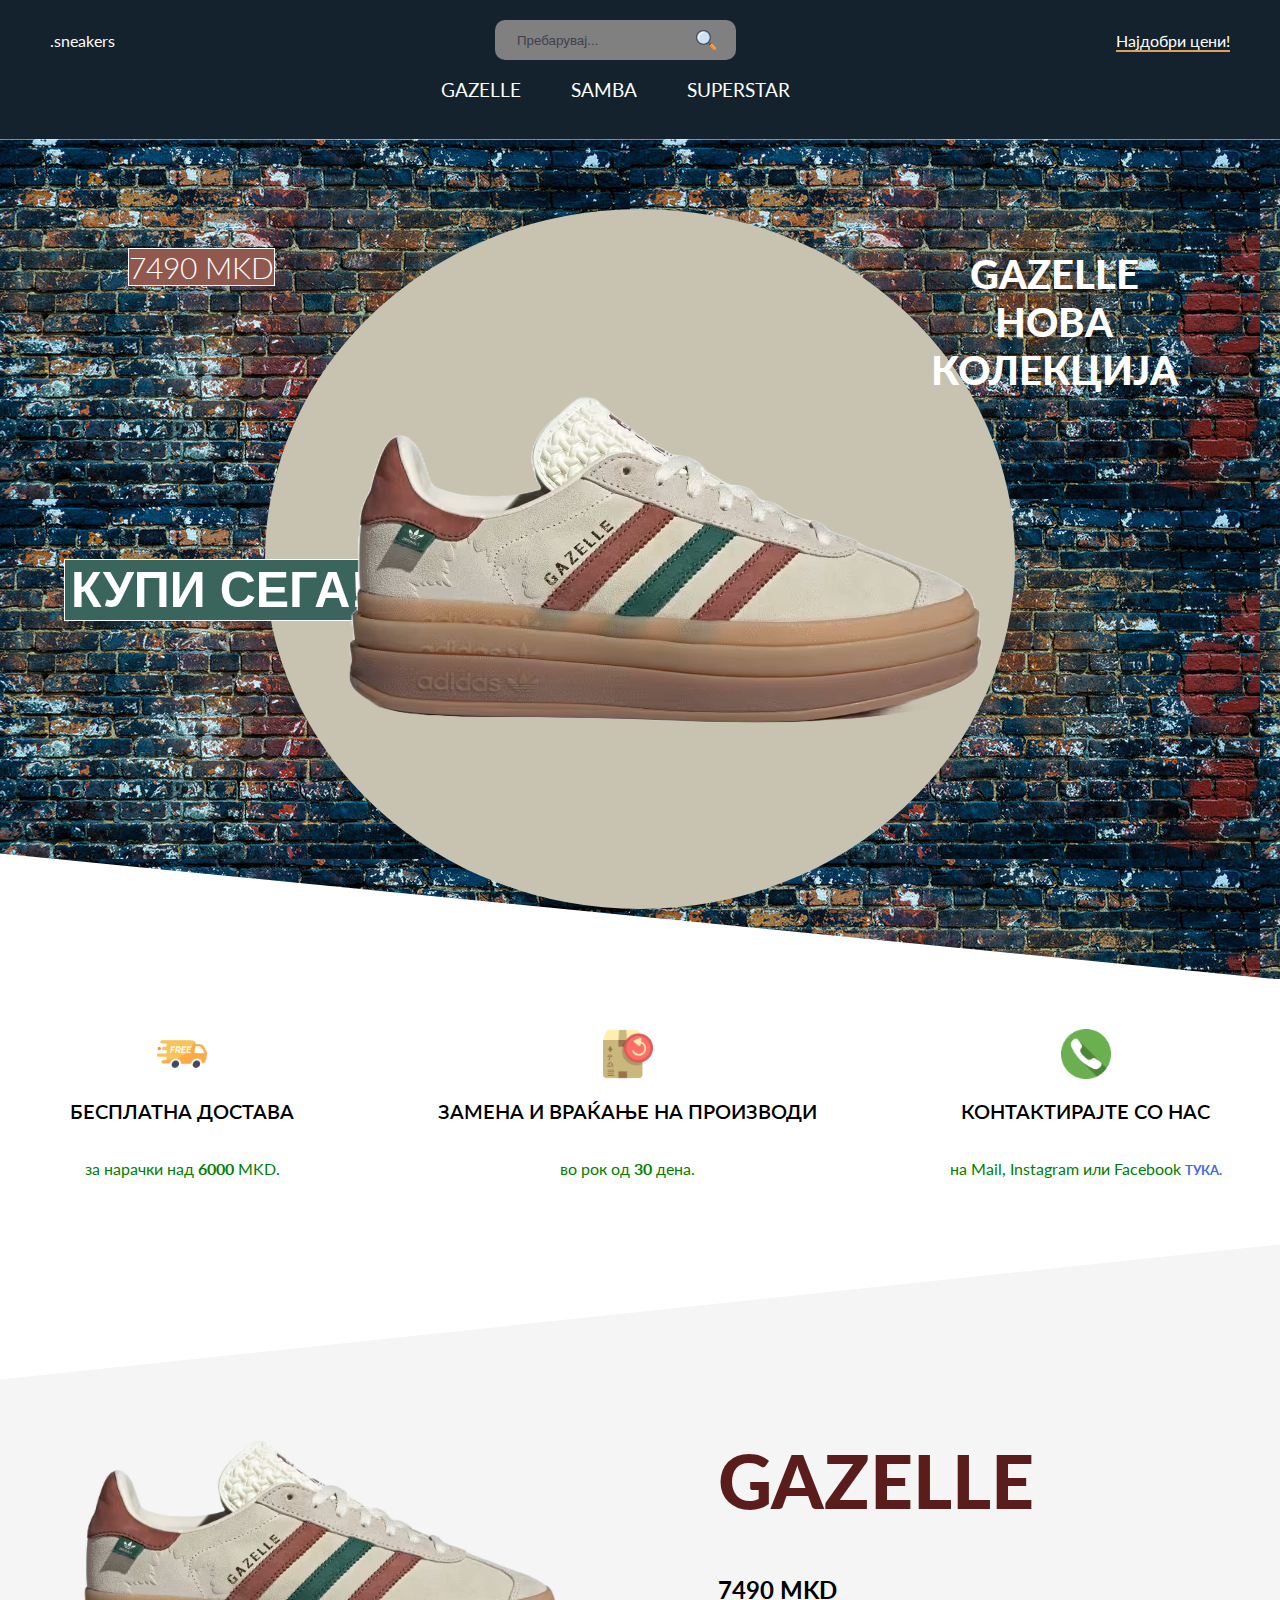
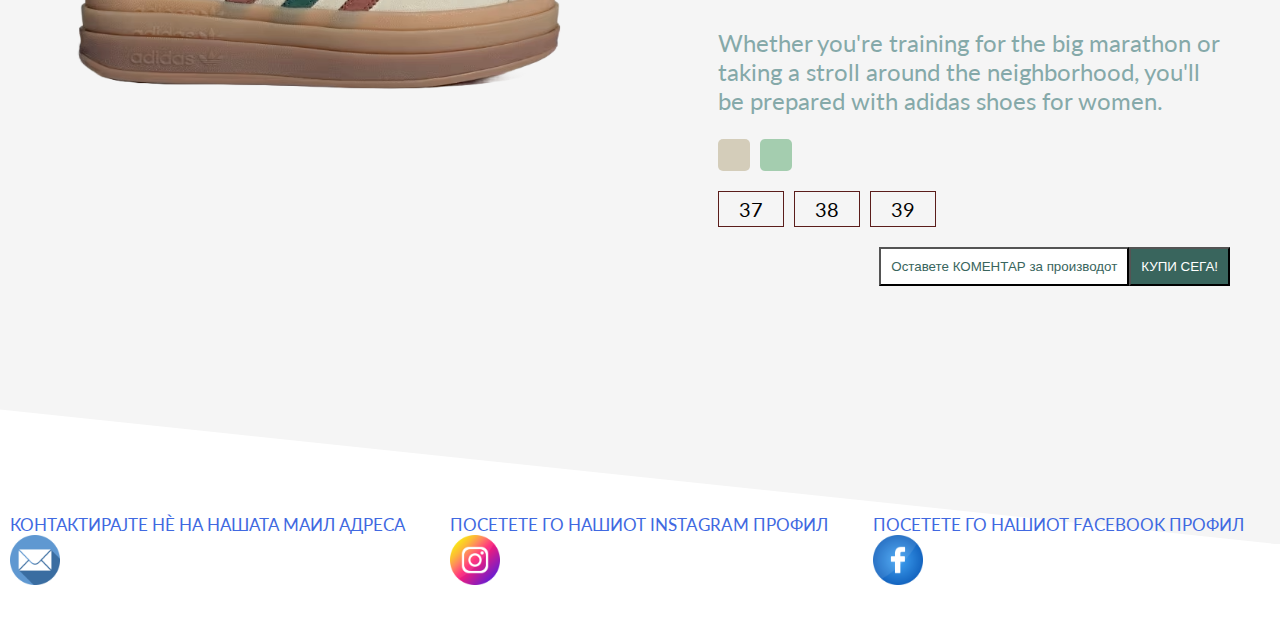
<file: My first website/index.html>
<!DOCTYPE html>
<html lang="en">
<head>
    <meta charset="UTF-8">
    <meta name="viewport" content="width=device-width, initial-scale=1.0">
    <link href="https://fonts.googleapis.com/css2?family=Lato:ital,wght@0,100;0,300;0,400;0,700;0,900;1,100;1,300;1,400;1,700;1,900&display=swap" rel="stylesheet">
    <link rel="stylesheet" href="./style.css">
    <title>Adidas Store</title>
</head>
<body>

    <!--header-->
    <nav>
        <div class="navTop">
            <div class="navItem">.sneakers <!--LOGO OVDE TREBA-->
            </div>

            <div class="navItem">
                <div class="search">
                    <input type="text" placeholder="Пребарувај..." class="searchInput">
                    <img src="./imgFolder/search.png" width="20" height="20" alt="" class="searchIcon">
                </div>
            </div>

            <div class="navItem">
                <span class="bestPrices">Најдобри цени!</span>
            </div>
        </div>

        <div class="navBottom">
            <h3 class="menuItem">GAZELLE</h3>
            <h3 class="menuItem">SAMBA</h3>
            <h3 class="menuItem">SUPERSTAR</h3>
        </div>
    </nav>


    <!--mybody-->
    <div class="slider">
        <div class="sliderWrapper">
            <div class="sliderItem">
                <img src="./imgFolder/gazelle1.png" alt="" class="sliderImg">
                <div class="sliderBg"></div>
                <h1 class="sliderTitle">GAZELLE<br>НОВА<br>КОЛЕКЦИЈА</h1>
                <h2 class="sliderPrice">7490 MKD</h2>
                <a href="#product">
                    <button class="buyButton">КУПИ СЕГА!</button>
                </a>
                
            </div>
            <div class="sliderItem">
                <img src="./imgFolder/samba1.png" alt="" class="sliderImg">
                <!--this is going to be only a circle-->
                <div class="sliderBg"></div>
                <h1 class="sliderTitle">SAMBA<br>НОВА<br>КОЛЕКЦИЈА</h1>
                <h2 class="sliderPrice">5750 MKD</h2>
                <a href="#product">
                    <button class="buyButton">КУПИ СЕГА!</button>
                </a>
            </div>
            <div class="sliderItem">
                <img src="./imgFolder/star1.png" alt="" class="sliderImg">
                <!--this is going to be only a circle-->
                <div class="sliderBg"></div>
                <h1 class="sliderTitle">SUPERSTAR<br>НОВА<br>КОЛЕКЦИЈА</h1>
                <h2 class="sliderPrice">5520 MKD</h2>
                <a href="#product">
                    <button class="buyButton">КУПИ СЕГА!</button>
                </a>
            </div>
        </div>
    </div>

    <!--icons-->
    <div class="featers">
        <div class="feature">
            <img src="imgFolder/free-shipping.png" alt="" class="featureImg">
            <span class="featureTitle">БЕСПЛАТНА ДОСТАВА</span>
            <p style="color: green;">за нарачки над <strong>6000</strong> MKD.</p>
        </div>
        <div class="feature">
            <img src="imgFolder/product-return.png" alt="" class="featureImg">
            <span class="featureTitle">ЗАМЕНА И ВРАЌАЊЕ НА ПРОИЗВОДИ</span>
            <p style="color: green;">во рок од <strong>30</strong> дена.</p>
        </div>
        <div class="feature">
            <img src="imgFolder/phone.png" alt="" class="featureImg">
            <span class="featureTitle">КОНТАКТИРАЈТЕ СО НАС</span>
            <p style="color: green;">на Mail, Instagram или Facebook <strong><a class="footerA" style="font-size: 10pt;" href="#footerID">ТУКА.</a></strong></p>
        </div>
    </div>

    <!--showing the product-->
    <div class="product" id="product">
        <img src="./imgFolder/gazelle1.png" alt="" class="productImg">
        <div class="productDetails">
            <h1 class="productTitle">GAZELLE</h1>
            <h2 class="productPrice">7490 MKD</h2>
            <p class="productDesc">Whether you're training for the big marathon or taking a stroll around the neighborhood,
                 you'll be prepared with adidas shoes for women.</p>

                <div class="colors">
                    <div class="color"></div>
                    <div class="color"></div>
                </div>
                <div class="sizes">
                    <div class="size">37</div>
                    <div class="size">38</div>
                    <div class="size">39</div>
                </div>
                <button class="productButton">КУПИ СЕГА!</button>
                <button class="leaveAComment">Оставете КОМЕНТАР за производот</button>               
        </div>

        <!--order here-->
        <div class="payment">
            <h1 class="payTitle">ЛИЧНИ ПОДАТОЦИ</h1>
            <label>Име и презиме</label>
            <input type = "text" placeholder="Кристина Каламукоска" class="payInput">
            <label>Телефонски број</label>
            <input type = "text" placeholder="+389XX-XXX-XXX" class="payInput">
            <label>Адреса за испорака</label>
            <input type = "text" placeholder="Ул._______ бр._______" class="payInput">
            <label>Платежна картичка</label>
            <input type = "text" placeholder="XXXX XXXX XXXX XXXX" class="payInput">

            <button class="payButton" id="poraka">ПОТВРДИ</button>
            <span class="close">X</span>
        </div>

        <!--comment here-->
        <div class="comment">
            <h1 class="commentTitle">КОМЕНТИРАЈТЕ ТУКА</h1>
            <label>Име и презиме</label>
            <input type = "text" placeholder="Кристина Каламукоска" class="commentInput">
            <label>Вашиот коментар за производот</label>
            <input type = "text" placeholder="Моделот е доста привлечен и погоден за различни прилики." class="commentInput">

            <button class="commentButton" id="poraka1">Испратете го коментарот до нас</button>
            <span class="closeC">X</span>
        </div>
    </div>

    <div class="footer" id="footerID">
        <div class="footerItem">
            <a  class="footerA" href="https://www.mail.com/">КОНТАКТИРАЈТЕ НÈ НА НАШАТА МАИЛ АДРЕСА</a>
            <img src="imgFolder/email.png" alt="" class="footerImg">
        </div>
        <div class="footerItem">
            <a  class="footerA" href="https://www.instagram.com/adidasoriginals/">ПОСЕТЕТЕ ГО НАШИОТ INSTAGRAM ПРОФИЛ</a>
            <img src="imgFolder/instagram.png" alt="" class="footerImg">
        </div>
        <div class="footerItem">
            <a  class="footerA" href="https://www.facebook.com/adidas">ПОСЕТЕТЕ ГО НАШИОТ FACEBOOK ПРОФИЛ</a>
            <img src="imgFolder/facebook.png" alt="" class="footerImg">
        </div>
    </div>
    <script src="./app.js"></script>
</body>
</html>
</file>
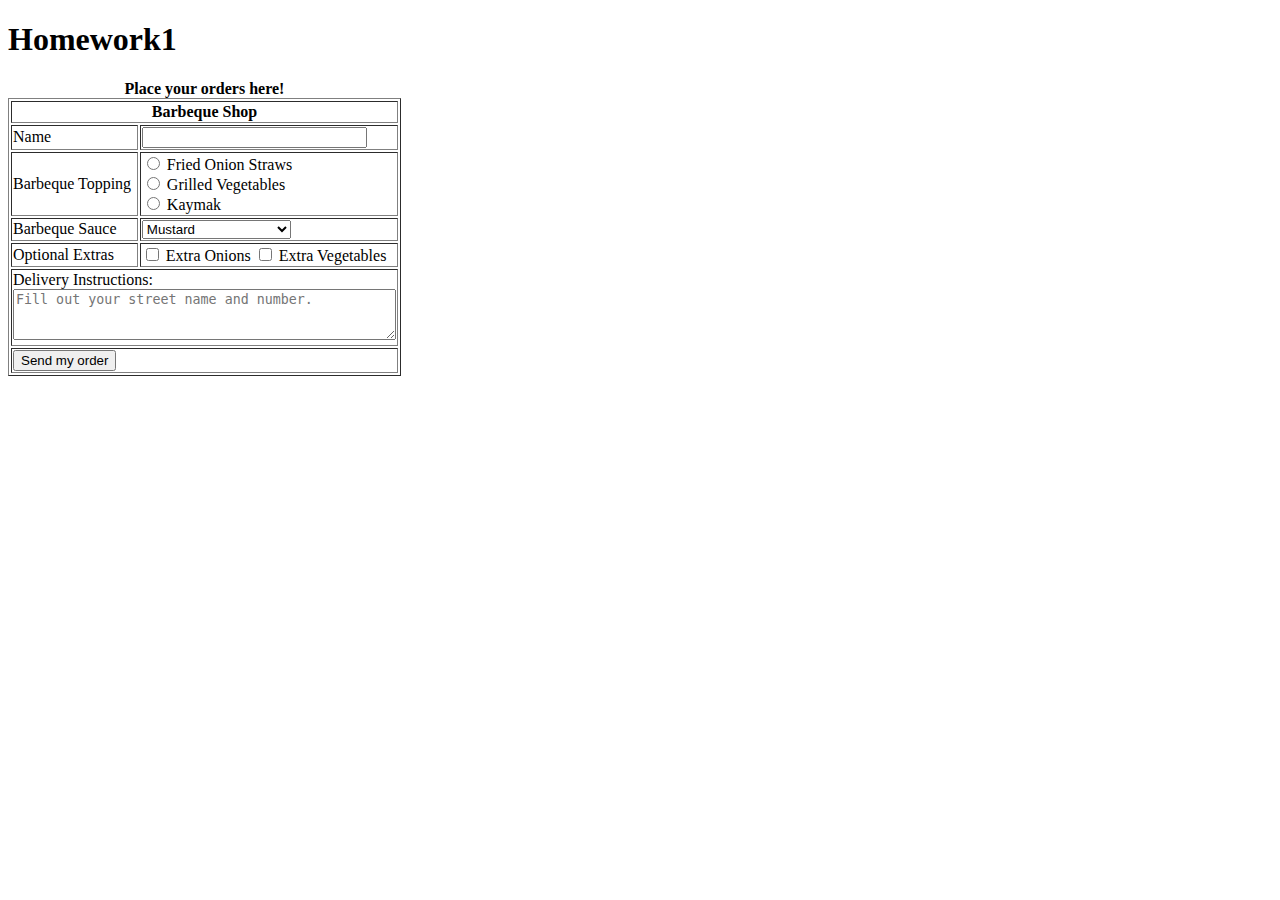
<file: Homework1/homework1.html>
<!DOCTYPE html>
<html lang="en">
<head>
    <meta charset="UTF-8">
    <meta name="viewport" content="width=device-width, initial-scale=1.0">
    <title>Best Barbeque</title>
</head>
<body>
    <p><h1> Homework1 </h1></p>

    <form method="post" action="https://www.tripadvisor.com/Restaurants-g612443-c6-Prilep_Pelagonia_Region.html">
        <table border="1">
            <caption><strong>Place your orders here!</strong></caption>
            <thead>
                <th colspan="2">
                    <strong>Barbeque Shop</strong>
                </th>
            </thead>
            <tr> <!--row1-->
                <td>Name</td>
                <td>
                    <form method="post">
                        <input name="name" type="text" minlength="1" maxlength="30" size="25">
                    </form>
                </td>
            </tr>
            <tr> <!--row2-->
                <td>Barbeque Topping</td>
                <td>
                    <form>
                        <input type="radio" id="option1" name="topping">
                        <label for="option1">Fried Onion Straws</label>
                        <br>
                        <input type="radio" id="option2" name="topping">
                        <label for="option2">Grilled Vegetables</label>
                        <br>
                        <input type="radio" id="option3" name="topping">
                        <label for="option3">Kaymak</label>
                    </form>
                </td>
            </tr>
            <tr> <!--row3-->
                <td>Barbeque Sauce</td>
                <td>
                    <form>
                        <select>
                            <option value="Mustard">Mustard</option>
                            <option value="Creamy Garlic Sauce">Creamy Garlic Sauce</option>
                            <option value="Hot Sauce">Hot Sauce</option>
                            <option value="Ketchup">Ketchup</option>
                            <option value="Ranch Dressing">Ranch Dressing</option>
                        </select>
                    </form>
                </td>
            </tr>
            <tr> <!--row4-->
                <td>Optional Extras</td>
                <td>
                    <form>
                        <input type="checkbox" id="option1" value="Extra Onion">
                        <label for="option1">Extra Onions</label>
                        <input type="checkbox" id="option2" value="Extra Vegetables">
                        <label for="option2">Extra Vegetables</label>
                    </form>
                </td>
            </tr>
            <tr> <!--row5-->
                <td colspan="2">Delivery Instructions:
                <br>
                <textarea placeholder="Fill out your street name and number." cols="45" rows="3"></textarea>
                </td>
            </tr>
            <tr>
                <td colspan="2"><input type="submit" value="Send my order"></td>
            </tr>
        </table>
    </form>
</body>
</html>
</file>
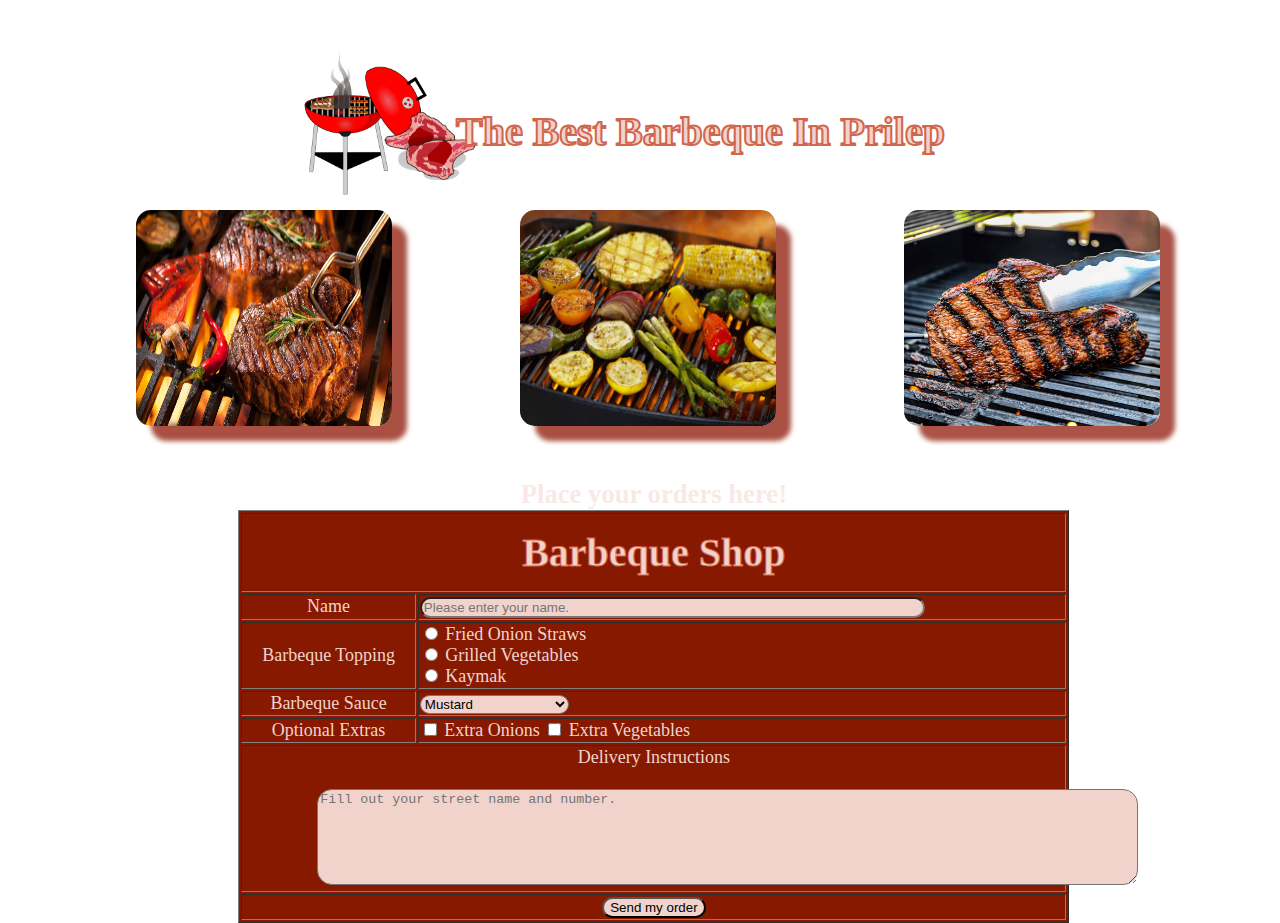
<file: Homework2/homework2.html>
<!DOCTYPE html>
<html lang="en">
<head>
    <meta charset="UTF-8">
    <link rel="stylesheet" type="text/css" href="./styles.css"
    <meta name="viewport" content="width=device-width, initial-scale=1.0">
    <title>Best Barbeque</title>
</head>
<body>
    <div class="img-text-container">
        <p><h1 class="titletext"> The Best Barbeque In Prilep </h1></p>
        <img class="titleimage1"  src="141825-barbecue-vector-grill-download-free-image.png" alt="Image1"/>
        <img class="titleimage2" src="pngtree-fresh-raw-meat-illustration-design-vector-png-image_6210988.png" alt="Image2"/>
    
        <div>
            <img class="foodimage1" src="Blog-Grilling-L.jpg" alt="FoodImage1"/>
            <img class="foodimage2" src="GettyImages-834739661-5ae9bcb8eb97de0039ea0434.jpg" alt="FoodImage2"/>
            <img class="foodimage3" src="Grilled-Sirloin-Steak-Recipe-Sip-Bite-Go.jpg" alt="FoodImage3"/>
        </div>
    </div>

    <div class="ordertable">
        <form method="post" action="https://www.tripadvisor.com/Restaurants-g612443-c6-Prilep_Pelagonia_Region.html">
            <table bgcolor=#861900 class="ordertable" class="tableborder" border="1">
                <caption style="color: #f9e9e6; font-size: 20pt;"><strong>Place your orders here!</strong></caption>
                <thead>
                    <th colspan="2" class="barshoptext">
                        <strong>Barbeque Shop</strong>
                    </th>
                </thead>
                <tr> <!--row1-->
                    <td><span class="tableedit">Name</span></td>
                    <td>
                        <input placeholder="Please enter your name." name="name" type="text" minlength="1" maxlength="30" size="60">
                    </td>
                </tr>
                <tr> <!--row2-->
                    <td><span class="tableedit">Barbeque Topping</span></td>
                    <td>
                        <input type="radio" id="option1" name="topping">
                        <label for="option1">Fried Onion Straws</label>
                        <br>
                        <input type="radio" id="option2" name="topping">
                        <label for="option2">Grilled Vegetables</label>
                        <br>
                        <input type="radio" id="option3" name="topping">
                        <label for="option3">Kaymak</label>
                    </td>
                </tr>
                <tr> <!--row3-->
                    <td><span class="tableedit">Barbeque Sauce</span></td>
                    <td>
                        <select>
                            <option value="Mustard">Mustard</option>
                            <option value="Creamy Garlic Sauce">Creamy Garlic Sauce</option>
                            <option value="Hot Sauce">Hot Sauce</option>
                            <option value="Ketchup">Ketchup</option>
                            <option value="Ranch Dressing">Ranch Dressing</option>
                        </select>
                    </td>
                </tr>
                <tr> <!--row4-->
                    <td><span class="tableedit">Optional Extras</span></td>
                    <td> 
                        <input type="checkbox" id="option1" value="Extra Onion">
                        <label for="option1">Extra Onions</label>
                        <input type="checkbox" id="option2" value="Extra Vegetables">
                        <label for="option2">Extra Vegetables</label>
                    </td>
                </tr>
                <tr> <!--row5-->
                    <td colspan="2"><span class="tableedit">Delivery Instructions</span>
                    <br>
                    <textarea placeholder="Fill out your street name and number." cols="100" rows="6" ></textarea>
                    </td>
                </tr>
                <tr>
                    <td colspan="2"><span class="tableedit"><input type="submit" value="Send my order"></span></td>
                </tr>
            </table>
        </form>
    </div>
</body>
</html>
</file>
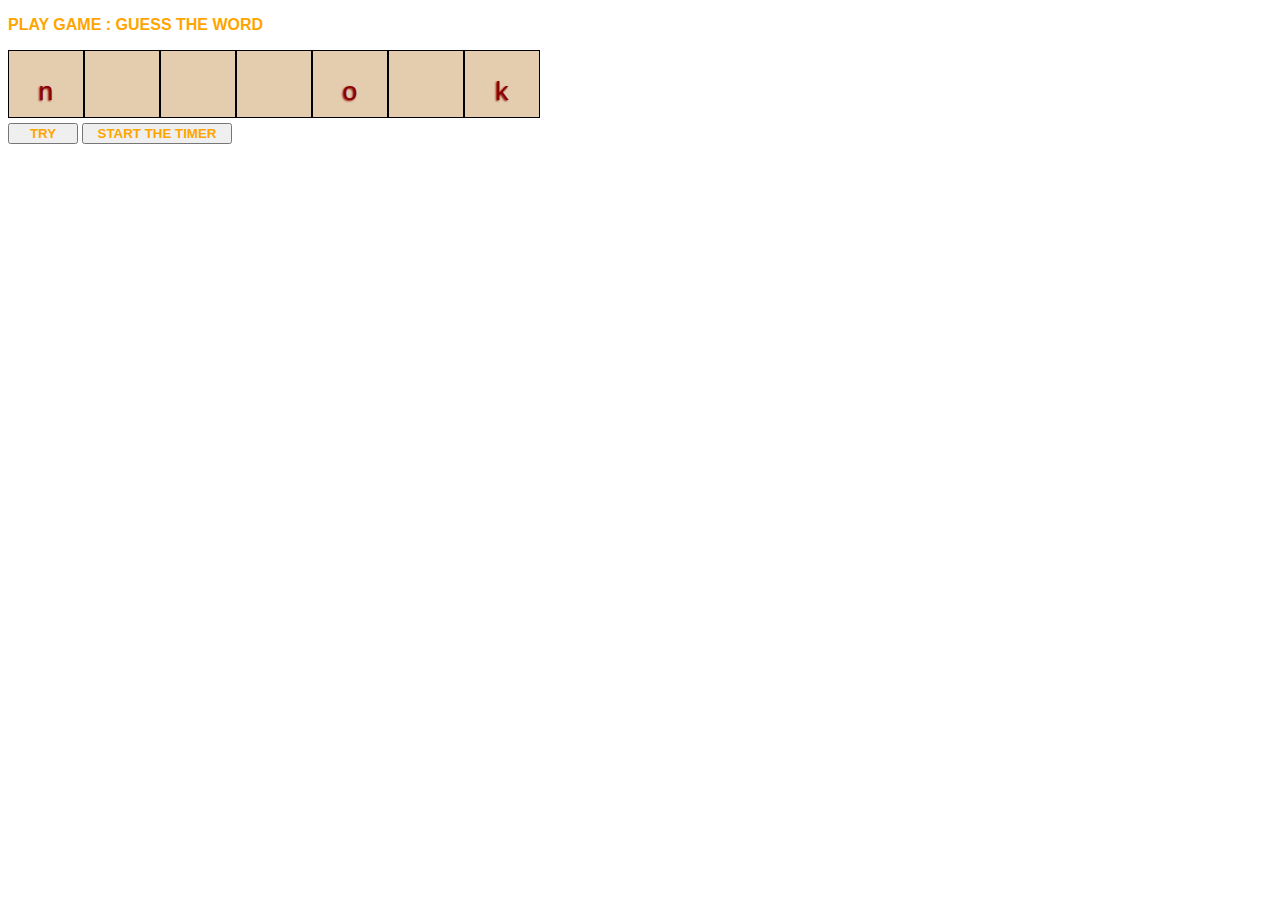
<file: Homework3/homework3.html>
<!DOCTYPE html>
<html lang="en">
<head>
    <meta charset="UTF-8">
    <meta name="viewport" content="width=device-width, initial-scale=1.0">
    <title>Homework3</title>
    <link rel = "stylesheet" type = "text/css" href = "./style.css">
    <script src = "./homework3JS.js"></script>

</head>
<body>
    <section>
        <div><p style="font-weight: bold;">PLAY GAME : GUESS THE WORD</p>
            <div id = "word">
                <input type="text" id = "let0" class = "letter" maxlength="1">
                <input type="text" id = "let1" class = "letter" maxlength="1">
                <input type="text" id = "let2" class = "letter" maxlength="1">
                <input type="text" id = "let3" class = "letter" maxlength="1">
            </div>

            <button span class="button" style="width: 70px; margin-top: 5px; font-weight: bold;" id = "tryBtn">TRY</button>
            <button span class="button" style="width: 150px; margin-top: 5px; font-weight: bold;" id = "startBtn">START THE TIMER</button>
        </div> 
    </section>   
</body>
</html>
</file>
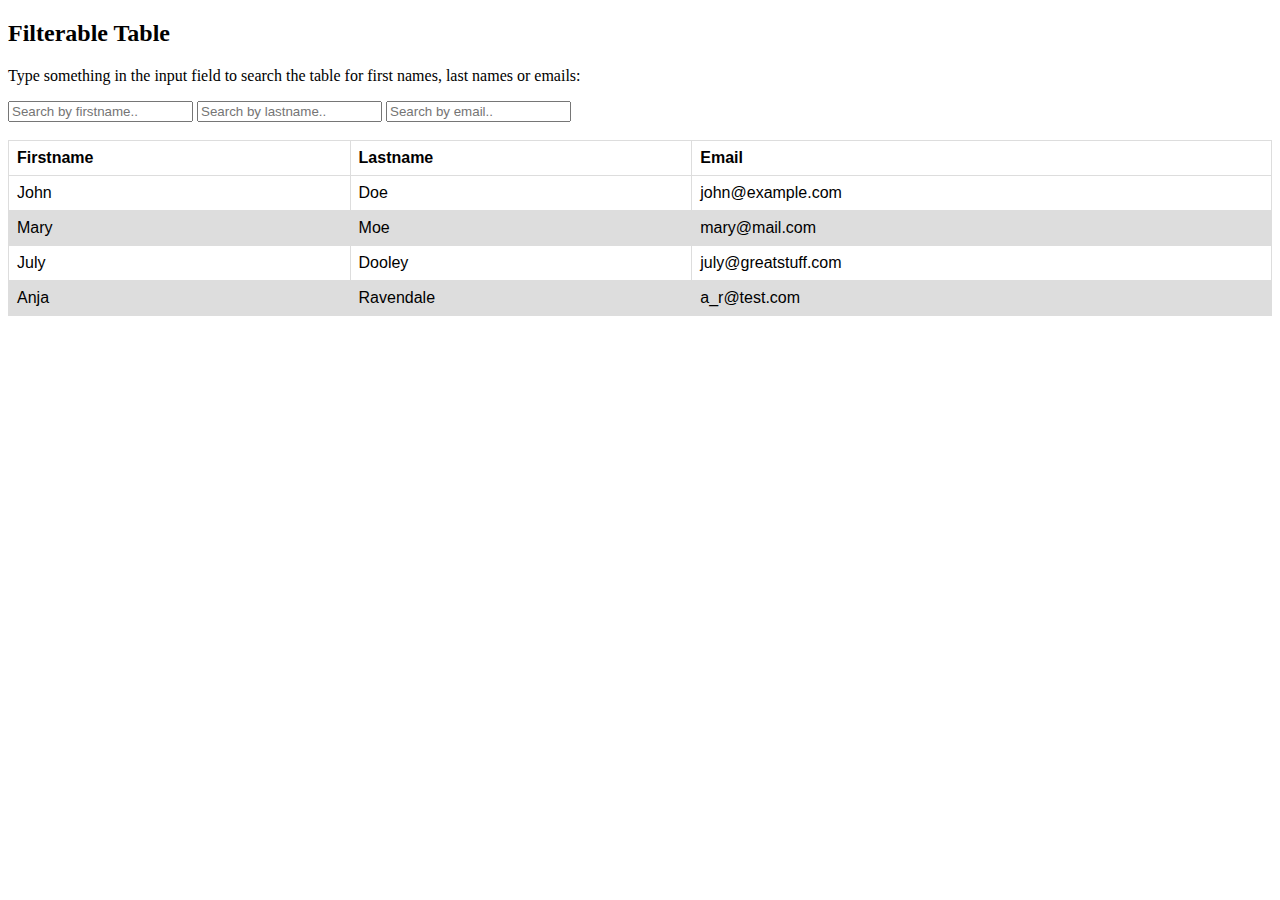
<file: Homework4/FilterableTable.html>
<!DOCTYPE html>
<html>
<head>
<script src="https://ajax.googleapis.com/ajax/libs/jquery/3.7.1/jquery.min.js"></script>
<script>
$(document).ready(function(){
  $("#myInputfirst").on("keyup", function() {
    var value = $(this).val().toLowerCase();
    $("#myTable tr").each(function() {
      var firstName = $(this).find('.name').text().toLowerCase();
      if (firstName.indexOf(value) > -1) {
        $(this).show();
      } else {
        $(this).hide();
      }
    });
  });
});

$(document).ready(function(){
  $("#myInputsecond").on("keyup", function() {
    var value = $(this).val().toLowerCase();
    $("#myTable tr").each(function() {
      var firstName = $(this).find('.lastname').text().toLowerCase();
      if (firstName.indexOf(value) > -1) {
        $(this).show();
      } else {
        $(this).hide();
      }
    });
  });
});

$(document).ready(function(){
  $("#myInputemail").on("keyup", function() {
    var value = $(this).val().toLowerCase();
    $("#myTable tr").each(function() {
      var firstName = $(this).find('.email').text().toLowerCase();
      if (firstName.indexOf(value) > -1) {
        $(this).show();
      } else {
        $(this).hide();
      }
    });
  });
});

</script>
<style>
table {
  font-family: arial, sans-serif;
  border-collapse: collapse;
  width: 100%;
}

td, th {
  border: 1px solid #dddddd;
  text-align: left;
  padding: 8px;
}

tr:nth-child(even) {
  background-color: #dddddd;
}
</style>
</head>
<body>

<h2>Filterable Table</h2>
<p>Type something in the input field to search the table for first names, last names or emails:</p>  
<input id="myInputfirst" type="text" placeholder="Search by firstname..">
<input id="myInputsecond" type="text" placeholder="Search by lastname..">
<input id="myInputemail" type="text" placeholder="Search by email..">
<br><br>

<table>
  <thead>
  <tr>
    <th>Firstname</th>
    <th>Lastname</th>
    <th>Email</th>
  </tr>
  </thead>
  <tbody id="myTable">
  <tr>
    <td class="name">John</td>
    <td class="lastname">Doe</td>
    <td class="email">john@example.com</td>
  </tr>
  <tr>
    <td class="name">Mary</td>
    <td class="lastname">Moe</td>
    <td class="email">mary@mail.com</td>
  </tr>
  <tr>
    <td class="name">July</td>
    <td class="lastname">Dooley</td>
    <td class="email">july@greatstuff.com</td>
  </tr>
  <tr>
    <td class="name">Anja</td>
    <td class="lastname">Ravendale</td>
    <td class="email">a_r@test.com</td>
  </tr>
  </tbody>
</table>

</body>
</html>
</file>
<file: My first website/style.css>
html
{
    scroll-behavior: smooth;
}

body
{
    font-family: 'Lato', sans-serif;
    padding: 0;
    margin: 0;
}

nav
{
    background-color: #13222c;
    color: white;
    padding: 20px 50px;
}

.navTop
{
    display: flex;
    align-items: center;
    justify-content: space-between;
}

.search
{
   display: flex;
    align-items: center;
    background-color: grey;
    padding: 10px 20px;
    border-radius: 10px;
}

.searchInput
{
    border: none;
    background-color: transparent;
}

.searchInput::placeholder
{
    color: #403F4C;
}

.bestPrices
{
    font: size 20px;
    border-bottom: 2px solid #DDA15E;
    cursor: pointer;
}

.navBottom
{
    display: flex;
    align-items: center;
    justify-content: center;
}

.menuItem
{
    margin-right: 50px;
    cursor: pointer;
    color: white ;
    font-weight: 400;
}

.slider
{
    background-image: url("imgFolder/360_F_487470694_BtqUltivgbhrTuY5UI2DYc60wN20xx1P.jpg");
    clip-path: polygon(0 0, 100% 0%, 100% 100%, 0 85%);
    overflow: hidden;
}

.sliderWrapper
{
    display: flex;
    /* 100vw for each category */
    width: 300vw;
    transition: all 1s ease-in-out;
}


.sliderItem
{
    /* this is for sliding to the right and the item contains the full screen*/
    width: 100vw;
    display: flex;
    align-items: center;
    justify-content: center;
    position: relative;
}

.sliderImg
{
    z-index: 1;
    margin-left: 4%;
}

.sliderBg
{
    width: 750px;
    height: 700px;
    border-radius: 50%;
    background-color: #c8c2b1;
    position: absolute;
    z-index: 0;
}

.sliderTitle
{
    position: absolute;
    top: 10%;
    right: 8%;
    color: white;
    font-weight: 900;
    font-size: 40px;
    text-align: center;
    z-index: 2;
}

.sliderPrice
{
    position: absolute;
    top: 10%;
    left: 10%;
    color: white;
    font-weight: 300;
    font-size: 30px;
    text-align: center;
    border: 1px solid ;
    background-color: #91594d ;
}

.buyButton
{
    position: absolute;
    top: 50%;
    left: 5%;
    color: white;
    font-weight: 900;
    font-size: 50px;
    text-align: center;
    border: 1px solid ;
    background-color: #39655d ;
}

.buyButton:hover
{
    background-color:white ;
    color: #39655d ;
}

/* za sekoe dete desno razlicna boja */
.sliderItem:nth-child(2) .sliderBg
{
    background-color: #a4313c;
}

.sliderItem:nth-child(3) .sliderBg
{
    background-color: #8c8e86;
}


.featers
{
    display: flex;
    align-items: center;
    justify-content: space-between;
    padding: 50px;
}

.feature
{
    display: flex;
    flex-direction: column;
    align-items: center;
    text-align: center;
}

.featureImg
{
    width: 50px;
    height: 50px;
}

.featureTitle
{
    font-size: 20px;
    font-weight: 600;
    margin: 20px;
}


/* za se sto e pod slider pocnuva tuka */
.product
{
    height: 100vh;
    background-color: whitesmoke;
    position: relative;
    clip-path: polygon(0 15%, 100% 0%, 100% 100%, 0 85%);
}

.productImg
{
    width: 50%;
}

.productDetails
{
    position: absolute;
    top: 10%;
    right: 0;
    width: 40%;
    padding: 50px;
}

.productTitle
{
    font-size: 75px;
    font-weight: 900;
    color: #5b1d1b;
}

.productDesc
{
    font-size: 24px;
    color: #85a9a9;
}

.colors, .sizes
{
    display: flex;
    margin-bottom: 20px;
}

.color
{
    width: 32px;
    height: 32px;
    border-radius: 5px;
    background-color: #d4cdba ;
    margin-right: 10px;
    cursor: pointer;
}

.color:last-child
{
    background-color: #a4cdaf;
}

.size
{
    padding: 5px 20px;
    border: 1px solid #5b1d1b;
    margin-right: 10px;
    cursor: pointer;
    font-size: 20px;
}

.productButton
{
    float: right;
    padding: 10px;
    background-color: #39655d ;
    color: white;
}

.productButton:hover
{
    background-color: white ;
    color: #39655d;
}


.payment
{
    width: 400px;
    height: 400px;
    background-color: white;
    position: absolute;
    top: 0;
    bottom: 0;
    left: 0;
    right: 0;
    margin: auto;
    padding: 10px 50px;
    display: none;
    flex-direction: column;
    -webkit-box-shadow: 0px 0px 39px 28px #625C5F; 
    box-shadow: 0px 0px 39px 28px #625C5F;
}

.payTitle
{
    font-size: 20px;
    color: gray;
}

label
{
    font-size: 14px;
    font-weight: 300;
    color: #91594d;
    padding: 5px;
}

.payButton
{
    display: flex;
    float: right;
    text-align: center;
    width: 20%;
    margin-right: 10%;
    margin-top: 30%;
    background-color: lightgray;
    color: #91594d;
    font-weight: bold;
}

.payButton:hover
{
    background-color: #91594d;
    color:lightgray ;
}

.close
{
    width: 20px;
    height: 20px;
    position: absolute;
    background-color: gray;
    color: white;
    top: 10px;
    right: 10px;
    display: flex;
    align-items: center;
    justify-content: center;
    cursor: pointer;
    padding: 2px;
}


/* footer */

.footer
{
    position: relative;
    display: flex;
    align-items: center;
    justify-content: space-between;
    right: 10px;
    left: 10px;
    bottom: 30px;
}

.footerImg
{
    width: 50px;
    height: 50px;
}

.footerA
{
    font-size: 13pt;
    color: royalblue;
    text-decoration: none;
    width: 50px;
}

.footerA:hover
{
    text-decoration: underline;
}

.leaveAComment
{
    float: right;
    padding: 10px;
    background-color: white ;
    color: #39655d;
}

.leaveAComment:hover
{
    background-color: #39655d ;
    color:white ;
}


.comment
{
    width: 400px;
    height: 400px;
    background-color: white;
    position: absolute;
    top: 0;
    bottom: 0;
    left: 0;
    right: 0;
    margin: auto;
    padding: 10px 50px;
    display: none;
    flex-direction: column;
    -webkit-box-shadow: 0px 0px 39px 28px #625C5F; 
    box-shadow: 0px 0px 39px 28px #625C5F;
}

.commentButton
{
    display: flex;
    float: right;
    text-align: center;
    width: 40%;
    margin-right: 10%;
    margin-top: 30%;
    background-color: lightgray;
    color: #91594d;
    font-weight: bold;
}

.commentButton:hover
{
    background-color: #91594d;
    color:lightgray ;
}

.commentTitle
{
    font-size: 20px;
    color: gray;
}

.closeC
{
    width: 20px;
    height: 20px;
    position: absolute;
    background-color: gray;
    color: white;
    top: 10px;
    right: 10px;
    display: flex;
    align-items: center;
    justify-content: center;
    cursor: pointer;
    padding: 2px;
}
</file>
<file: Homework2/styles.css>
body{ 
    font-family: Georgia, 'Times New Roman', Times, serif;
    color: #f2d3cc;
    font-size: large;
    background-image: url(https://t3.ftcdn.net/jpg/02/96/54/34/360_F_296543410_HiPx3CAtPzJq8NNVnd1GemtI53h2pJPw.jpg);
}

.titleimage1{
    position: absolute;
    margin-left: 20%;
    width: 15%;
    z-index: 1;}

.titleimage2{
    position: absolute; 
    margin-left: 28%;
    margin-top: 5%;
    width: 10%; 
    z-index: 2;}

.titletext{
    position: absolute;
    font-size: 30pt;
    font-weight: bold;
    margin-left: 35%;
    margin-top: 7%;
    -webkit-text-stroke: 2px #d2664d ;
    color: #f2d3cc;
    z-index: 3;}

.foodimage1{
    position:absolute;
    margin-left: 10%;
    margin-top: 15%;
    width: 20%;
    height: 24%;
    border-radius: 15px;
    box-shadow: 15px 15px 5px #AA5042;
}

.foodimage2{
    position:absolute;
    margin-left: 40%;
    margin-top: 15%;
    width: 20%;
    height: 24%;
    border-radius: 15px;
    box-shadow: 15px 15px 5px #AA5042;
}

.foodimage3{
    position:absolute;
    margin-left: 70%;
    margin-top: 15%;
    width: 20%;
    height: 24%;
    border-radius: 15px;
    box-shadow: 15px 15px 5px #ab5346;
}

.ordertable{
    position: absolute;
    margin-top: 20%;
    margin-left: 10%;
    width: 80%;
    height: 50%;
}

.barshoptext{
    padding: 15px;
    font-size: 30pt;
    -webkit-text-stroke: 1px #d2664d ;
    color: #f2d3cc;
}

input[type=text]:hover, textarea:hover, select:hover{
    background-color: #f9e9e6;
    border-radius: 15px;
}

input[type=text], textarea, select, input[type=submit]{
    background-color: #f2d3cc;
    border-radius: 15px;
}

input[type=submit]:hover{
    background-color: grey;
}

.tableedit{
    display: block;
    text-align: center;
}

.tableborder{
    border-width: medium;
    border-style: double;
}

textarea{
    position: relative;
    margin-left: 9%;
}
</file>
<file: Homework3/style.css>
p {
    font-family: Verdana, Geneva, Tahoma, sans-serif;
    color: orange;
}


#word {
    float: left;
    width: 100%;
}

.letter {
    width: 70px;
    height: 50px;
    float: left;
    border: 1px solid;
    border-color: black;
    font-size: 20pt;
    text-align: center;
    padding-top: 15px;
    color: darkred;
    background-color: rgb(228, 205, 175);
    text-shadow: -1px 1px 2px;
}

.button {
    color: orange;
}

.button:hover
{
    background-color: gray;
}
</file>
